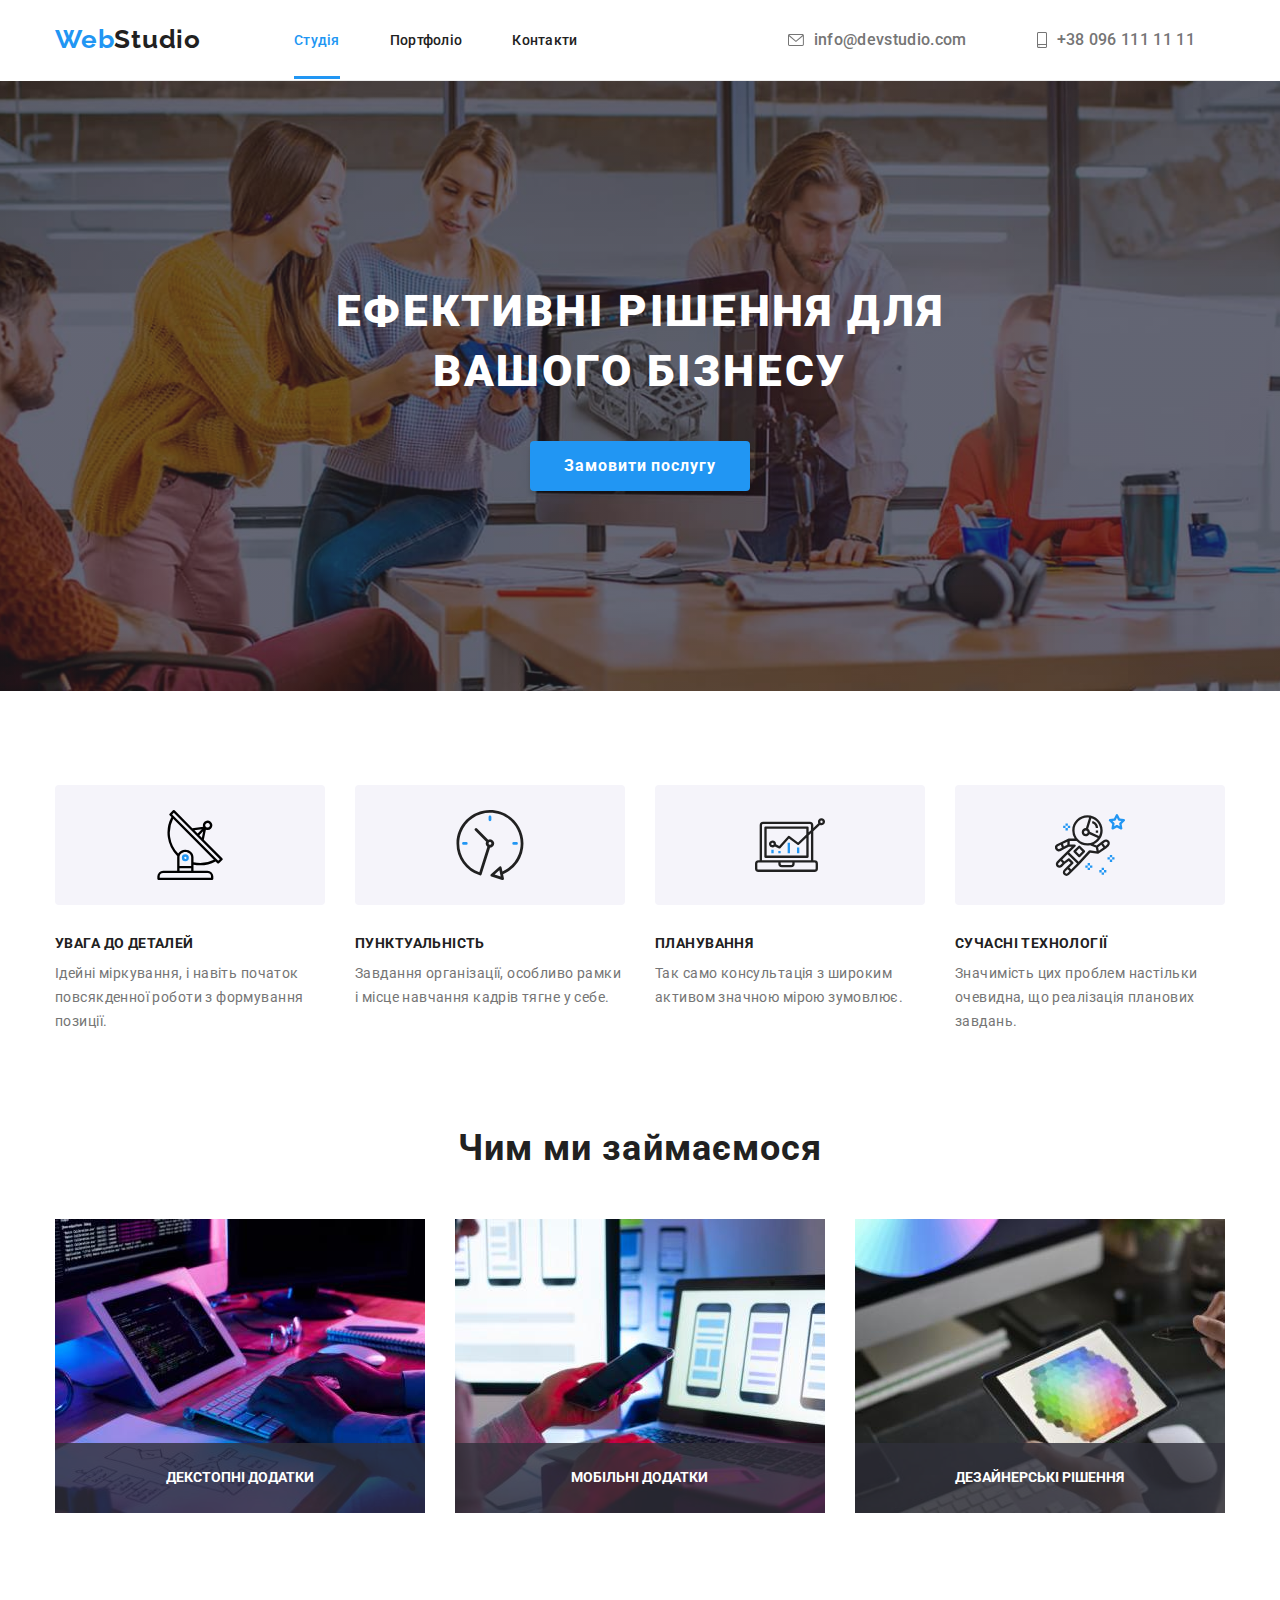
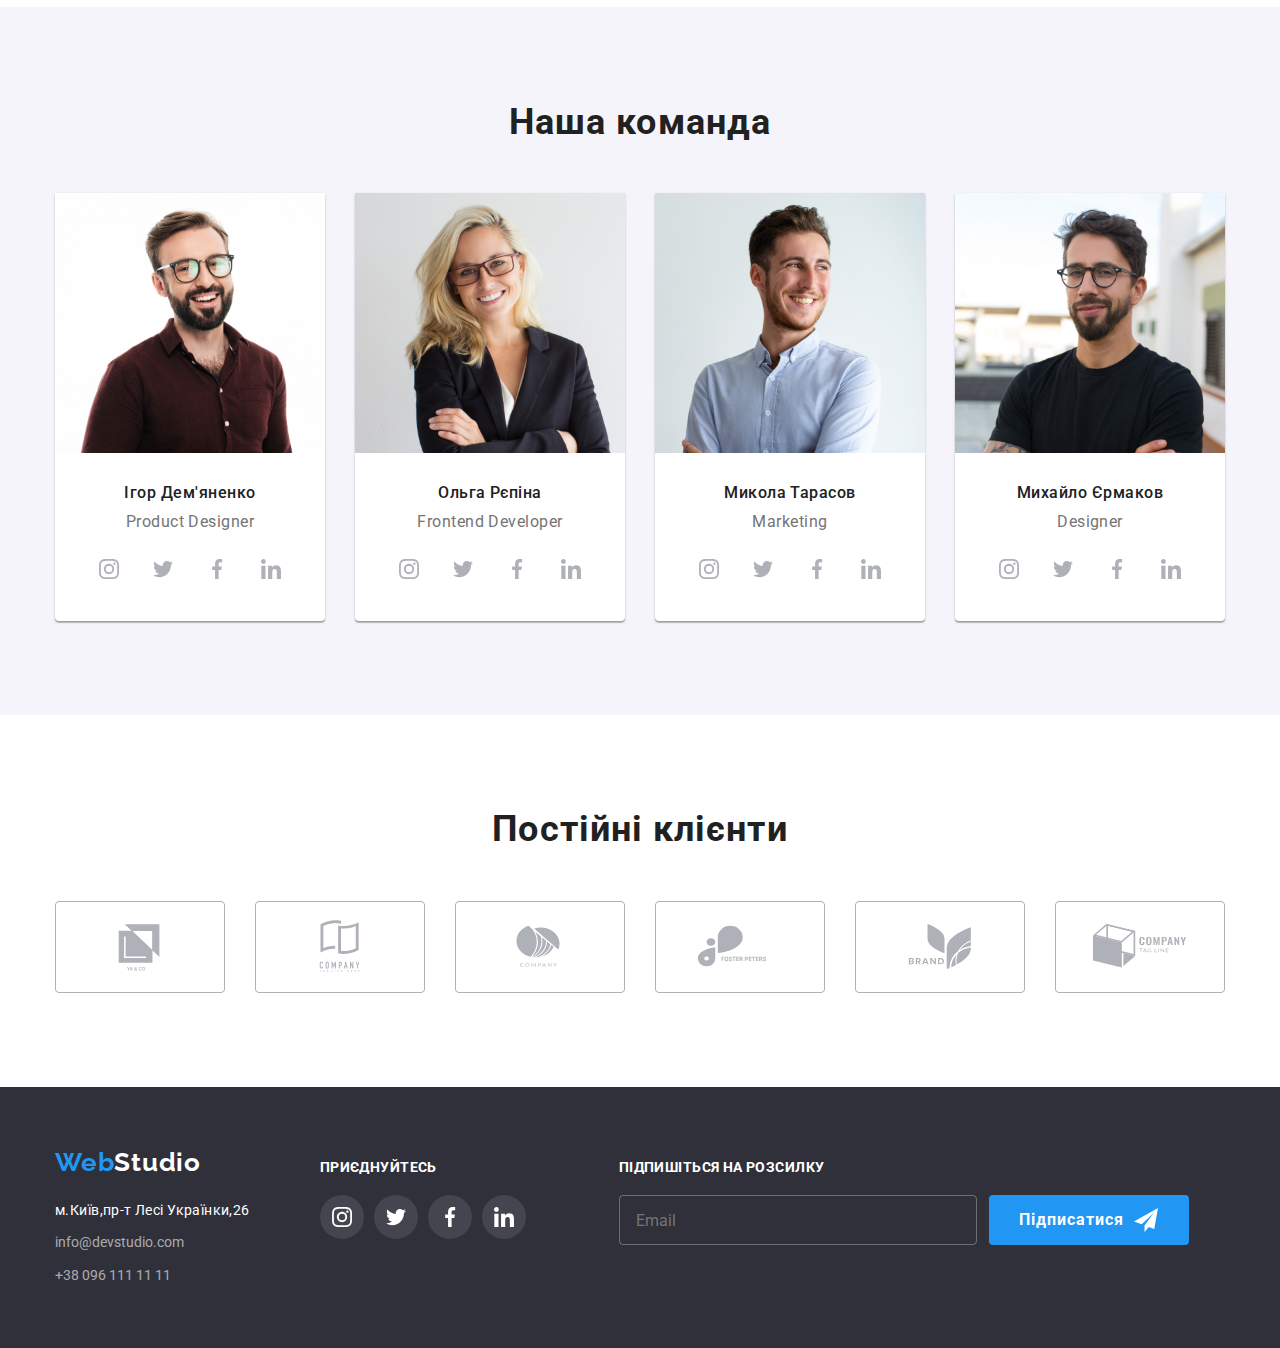
<file: index.html>
<!DOCTYPE html>
<html lang="uk">
  <head>
    <meta charset="UTF-8" />
    <meta http-equiv="X-UA-Compatible" content="IE=edge" />
    <meta name="viewport" content="width=device-width, initial-scale=1.0" />
    <title>Веб-студія</title>
    <link
      href="https://fonts.googleapis.com/css2?family=Montserrat:wght@400;700&family=Raleway:wght@700&family=Roboto:wght@400;500;700;900&display=swap"
      rel="stylesheet"
    />
    <link
      rel="stylesheet"
      href="https://cdnjs.cloudflare.com/ajax/libs/modern-normalize/0.6.0/modern-normalize.min.css"
    />
    <link rel="stylesheet" href="./css/main.min.css" />
  </head>
  <body>
    <header class="header">
      <div class="container">
        <nav class="nav">
          <a href="./index.html" class="logo">
            <span class="logo__web">Web</span
            ><span class="logo__studio">Studio</span>
          </a>
          <ul class="nav__list">
            <li class="nav__item">
              <a href="./index.html" class="nav__link nav__link--current"
                >Студія</a
              >
            </li>
            <li class="nav__item">
              <a href="./portfolio.html" class="nav__link">Портфоліо</a>
            </li>
            <li class="nav__item">
              <a href="" class="nav__link">Контакти</a>
            </li>
          </ul>
        </nav>

        <ul class="contacts">
          <li class="contacts__item">
            <a class="contacts__mail" href="mailto:info@devstudio.com">
              <svg class="contacts__icon" width="16" height="12">
                <use href="./images/symbol-defs.svg#icon-envelope"></use>
              </svg>
              info@devstudio.com</a
            >
          </li>
          <li class="contacts__item">
            <a class="contacts__tel" href="tel:+380961111111">
              <svg class="contacts__icon" width="10" height="16">
                <use href="./images/symbol-defs.svg#icon-smartphone"></use>
              </svg>
              +38 096 111 11 11</a
            >
          </li>
        </ul>
      </div>
    </header>

    <main>
      <!-- /*section-hero*/ -->

      <section class="hero">
        <div class="container">
          <h1 class="hero__title">Ефективні рішення для вашого бізнесу</h1>
          <div class="center">
            <button type="button" class="hero__btn" data-modal-open>
              Замовити послугу
            </button>
          </div>
        </div>
      </section>

      <!-- /*section-qualities*/ -->

      <section class="section">
        <div class="container">
          <ul class="qualities">
            <li>
              <div class="qualities__svg">
                <svg width="70" height="70">
                  <use href="./images/symbol-defs.svg#icon-antenna"></use>
                </svg>
              </div>
              <h3 class="qualities__title">УВАГА ДО ДЕТАЛЕЙ</h3>
              <p class="qualities__text">
                Ідейні міркування, і навіть початок повсякденної роботи з
                формування позиції.
              </p>
            </li>

            <li>
              <div class="qualities__svg">
                <svg width="70" height="70">
                  <use href="./images/symbol-defs.svg#icon-clock"></use>
                </svg>
              </div>
              <h3 class="qualities__title">ПУНКТУАЛЬНІСТЬ</h3>
              <p class="qualities__text">
                Завдання організації, особливо рамки і місце навчання кадрів
                тягне у себе.
              </p>
            </li>

            <li>
              <div class="qualities__svg">
                <svg width="70" height="70">
                  <use href="./images/symbol-defs.svg#icon-diagram"></use>
                </svg>
              </div>

              <h3 class="qualities__title">ПЛАНУВАННЯ</h3>
              <p class="qualities__text">
                Так само консультація з широким активом значною мірою зумовлює.
              </p>
            </li>

            <li>
              <div class="qualities__svg">
                <svg width="70" height="70">
                  <use href="./images/symbol-defs.svg#icon-astronaut"></use>
                </svg>
              </div>
              <h3 class="qualities__title">СУЧАСНІ ТЕХНОЛОГІЇ</h3>
              <p class="qualities__text">
                Значимість цих проблем настільки очевидна, що реалізація
                планових завдань.
              </p>
            </li>
          </ul>
        </div>
      </section>

      <!-- /*section-work*/ -->

      <section class="work">
        <div class="container">
          <h2 class="work__title">Чим ми займаємося</h2>
          <ul class="work__list">
            <li class="work__item">
              <img src="./images/box1.jpg" alt="картинка" width="370" />
              <h3 class="work__caption">декстопні додатки</h3>
            </li>
            <li class="work__item">
              <img src="./images/box2.jpg" alt="картинка" width="370" />
              <h3 class="work__caption">мобільні додатки</h3>
            </li>
            <li class="work__item">
              <img src="./images/box3.jpg" alt="картинка" width="370" />
              <h3 class="work__caption">дезайнерські рішення</h3>
            </li>
          </ul>
        </div>
      </section>

      <!-- /*section-team*/ -->

      <section class="section team card">
        <div class="container">
          <h2 class="team__title">Наша команда</h2>
          <ul class="team__list list">
            <li class="team__item">
              <img
                class="img__contact"
                src="./images/img(1).jpg"
                alt="зображення співробітника"
                width="270"
              />
              <h3 class="card__title">Ігор Дем'яненко</h3>
              <p class="card__text">Product Designer</p>
              <ul class="socials">
                <li>
                  <a href="#" class="socials__link">
                    <svg class="socials__icon" width="20" height="20">
                      <use href="./images/symbol-defs.svg#icon-instagram"></use>
                    </svg>
                  </a>
                </li>
                <li>
                  <a href="#" class="socials__link">
                    <svg class="socials__icon" width="20" height="20">
                      <use href="./images/symbol-defs.svg#icon-twitter"></use>
                    </svg>
                  </a>
                </li>
                <li>
                  <a href="#" class="socials__link">
                    <svg class="socials__icon" width="20" height="20">
                      <use href="./images/symbol-defs.svg#icon-facebook"></use>
                    </svg>
                  </a>
                </li>
                <li>
                  <a href="#" class="socials__link">
                    <svg class="socials__icon" width="20" height="20">
                      <use href="./images/symbol-defs.svg#icon-linkedin"></use>
                    </svg>
                  </a>
                </li>
              </ul>
            </li>
            <li class="team__item">
              <img
                class="img__contact"
                src="./images/img(2).jpg"
                alt="зображення співробітника"
                width="270"
              />
              <h3 class="card__title">Ольга Рєпіна</h3>
              <p class="card__text">Frontend Developer</p>
              <ul class="socials">
                <li>
                  <a href="#" class="socials__link">
                    <svg class="socials__icon" width="20" height="20">
                      <use href="./images/symbol-defs.svg#icon-instagram"></use>
                    </svg>
                  </a>
                </li>
                <li>
                  <a href="#" class="socials__link">
                    <svg class="socials__icon" width="20" height="20">
                      <use href="./images/symbol-defs.svg#icon-twitter"></use>
                    </svg>
                  </a>
                </li>
                <li>
                  <a href="#" class="socials__link">
                    <svg class="socials__icon" width="20" height="20">
                      <use href="./images/symbol-defs.svg#icon-facebook"></use>
                    </svg>
                  </a>
                </li>
                <li>
                  <a href="#" class="socials__link">
                    <svg class="socials__icon" width="20" height="20">
                      <use href="./images/symbol-defs.svg#icon-linkedin"></use>
                    </svg>
                  </a>
                </li>
              </ul>
            </li>
            <li class="team__item">
              <img
                class="img__contact"
                src="./images/img(3).jpg"
                alt="зображення співробітника"
                width="270"
              />
              <h3 class="card__title">Микола Тарасов</h3>
              <p class="card__text">Marketing</p>
              <ul class="socials">
                <li>
                  <a href="#" class="socials__link">
                    <svg class="socials__icon" width="20" height="20">
                      <use href="./images/symbol-defs.svg#icon-instagram"></use>
                    </svg>
                  </a>
                </li>
                <li>
                  <a href="#" class="socials__link">
                    <svg class="socials__icon" width="20" height="20">
                      <use href="./images/symbol-defs.svg#icon-twitter"></use>
                    </svg>
                  </a>
                </li>
                <li>
                  <a href="#" class="socials__link">
                    <svg class="socials__icon" width="20" height="20">
                      <use href="./images/symbol-defs.svg#icon-facebook"></use>
                    </svg>
                  </a>
                </li>
                <li>
                  <a href="#" class="socials__link">
                    <svg class="socials__icon" width="20" height="20">
                      <use href="./images/symbol-defs.svg#icon-linkedin"></use>
                    </svg>
                  </a>
                </li>
              </ul>
            </li>
            <li class="team__item">
              <img
                class="img__contact"
                src="./images/img(4).jpg"
                alt="зображення співробітника"
                width="270"
              />
              <h3 class="card__title">Михайло Єрмаков</h3>
              <p class="card__text">Designer</p>
              <ul class="socials">
                <li>
                  <a href="#" class="socials__link">
                    <svg class="socials__icon" width="20" height="20">
                      <use href="./images/symbol-defs.svg#icon-instagram"></use>
                    </svg>
                  </a>
                </li>
                <li>
                  <a href="#" class="socials__link">
                    <svg class="socials__icon" width="20" height="20">
                      <use href="./images/symbol-defs.svg#icon-twitter"></use>
                    </svg>
                  </a>
                </li>
                <li>
                  <a href="#" class="socials__link">
                    <svg class="socials__icon" width="20" height="20">
                      <use href="./images/symbol-defs.svg#icon-facebook"></use>
                    </svg>
                  </a>
                </li>
                <li>
                  <a href="#" class="socials__link">
                    <svg class="socials__icon" width="20" height="20">
                      <use href="./images/symbol-defs.svg#icon-linkedin"></use>
                    </svg>
                  </a>
                </li>
              </ul>
            </li>
          </ul>
        </div>
      </section>

      <!-- /*section-client*/ -->

      <section class="client">
        <div class="container">
          <h2 class="client__title">Постійні клієнти</h2>
          <ul class="client__list list">
            <li>
              <a href="#" class="client__link" width="170" height="92">
                <svg width="106" height="60">
                  <use href="./images/symbol-defs.svg#icon-Logo"></use>
                </svg>
              </a>
            </li>
            <li>
              <a href="#" class="client__link" width="170" height="92">
                <svg width="106" height="60">
                  <use href="./images/symbol-defs.svg#icon-Logo-1"></use>
                </svg>
              </a>
            </li>
            <li>
              <a href="#" class="client__link" width="170" height="92">
                <svg width="106" height="60">
                  <use href="./images/symbol-defs.svg#icon-Logo-2"></use>
                </svg>
              </a>
            </li>
            <li>
              <a href="#" class="client__link" width="170" height="92">
                <svg width="106" height="60">
                  <use href="./images/symbol-defs.svg#icon-Logo-3"></use>
                </svg>
              </a>
            </li>
            <li>
              <a href="#" class="client__link" width="170" height="92">
                <svg width="106" height="60">
                  <use href="./images/symbol-defs.svg#icon-Logo-4"></use>
                </svg>
              </a>
            </li>
            <li>
              <a href="#" class="client__link" width="170" height="92">
                <svg width="106" height="60">
                  <use href="./images/symbol-defs.svg#icon-Logo-5"></use>
                </svg>
              </a>
            </li>
          </ul>
        </div>
      </section>
    </main>
    <footer class="footer">
      <div class="container">
        <div>
          <a href="./index.html" class="footer__logo">
            <span class="footer__web">Web</span
            ><span class="footer__studio">Studio</span>
          </a>
          <address class="footer__contacts">
            <ul class="footer__list">
              <li class="footer-contacts__item">
                <a
                  class="footer__address"
                  href="https://goo.gl/maps/NiQYcTYFRRt27G937"
                  >м.Київ,пр-т Лесі Українки,26</a
                >
              </li>

              <li class="footer-contacts__item">
                <a
                  class="footer-contacts__mail"
                  href="mailto:info@devstudio.com"
                  >info@devstudio.com</a
                >
              </li>
              <li class="footer-contacts__item">
                <a class="footer-contacts__tel" href="tel:+380961111111"
                  >+38 096 111 11 11</a
                >
              </li>
            </ul>
          </address>
        </div>

        <div class="footer-socials">
          <h3 class="footer-socials__title">приєднуйтесь</h3>
          <ul class="footer-socials__list list">
            <li>
              <a href="#" class="footer-socials__link">
                <svg class="footer-socials__icon" width="20" height="20">
                  <use href="./images/symbol-defs.svg#icon-instagram"></use>
                </svg>
              </a>
            </li>
            <li>
              <a href="#" class="footer-socials__link">
                <svg class="footer-socials__icon" width="20" height="20">
                  <use href="./images/symbol-defs.svg#icon-twitter"></use>
                </svg>
              </a>
            </li>
            <li>
              <a href="#" class="footer-socials__link">
                <svg class="footer-socials__icon" width="20" height="20">
                  <use href="./images/symbol-defs.svg#icon-facebook"></use>
                </svg>
              </a>
            </li>
            <li>
              <a href="#" class="footer-socials__link">
                <svg class="footer-socials__icon" width="20" height="20">
                  <use href="./images/symbol-defs.svg#icon-linkedin"></use>
                </svg>
              </a>
            </li>
          </ul>
        </div>
        <div class="footer-form">
          <h3 class="footer-form__title">Підпишіться на розсилку</h3>
          <form>
            <input
              class="footer-form__email"
              type="email"
              placeholder="Email"
            />
            <button class="footer-form__btn" type="submit">
              Підписатися
              <svg class="icon-send" width="24" height="24">
                <use href="./images/symbol-defs.svg#icon-icon-send"></use>
              </svg>
            </button>
          </form>
        </div>
      </div>
    </footer>

    <div class="backdrop is-hidden" data-modal>
      <div class="modal">
        <button tupe="button" class="modal__btn-close" data-modal-close>
          <svg class="modal__close-svg" width="11" height="11">
            <use href="./images/symbol-defs.svg#icon-Vector"></use>
          </svg>
        </button>
        <h3 class="modal__title">Залиште свої дані, ми вам передзвонимо</h3>
        <form name="contact-form" autocapitalize="on" novalidate>
          <div class="modal__container">
            <label class="modal__label" for="user-name">Ім'я</label>
            <input
              class="modal__input"
              id="user-name"
              type="text"
              name="user-name"
            />
            <svg class="modal__icon" width="18" height="18">
              <use href="./images/symbol-defs.svg#icon-person-black"></use>
            </svg>
          </div>

          <div class="modal__container">
            <label class="modal__label" for="user-tel">Телефон</label>
            <input
              class="modal__input"
              id="user-tel"
              type="text"
              name="user-tel"
            />
            <svg class="modal__icon" width="18" height="18">
              <use href="./images/symbol-defs.svg#icon-phone-black"></use>
            </svg>
          </div>

          <div class="modal__container">
            <label class="modal__label" for="user-email">Пошта</label>
            <input
              class="modal__input"
              id="user-email"
              type="text"
              name="user-email"
            />
            <svg class="modal__icon" width="18" height="18">
              <use href="./images/symbol-defs.svg#icon-email-black"></use>
            </svg>
          </div>
          <label class="modal__label" for="user-comment">Коментар</label>
          <textarea
            class="modal__textarea"
            id="user-comment"
            name="user-comment"
            placeholder="Введіть текст"
          ></textarea>
          <div class="modal__checkbox checkbox">
            <input
              class="checkbox__input"
              id="terms-checkbox"
              type="checkbox"
              name="terms-checkbox"
            />
            <svg class="checkbox__icon" width="16" height="15">
              <use href="./images/symbol-defs.svg#icon-check"></use>
            </svg>

            <label class="checkbox__lable" for="terms-checkbox"
              >Погоджуюся з розсилкою та приймаю
              <span class="contract">Умови договору</span>
            </label>
          </div>

          <button type="submit" class="modal__btn">Відправити</button>
        </form>
      </div>
    </div>
    <script src="./js/modal.js"></script>
  </body>
</html>
</file>
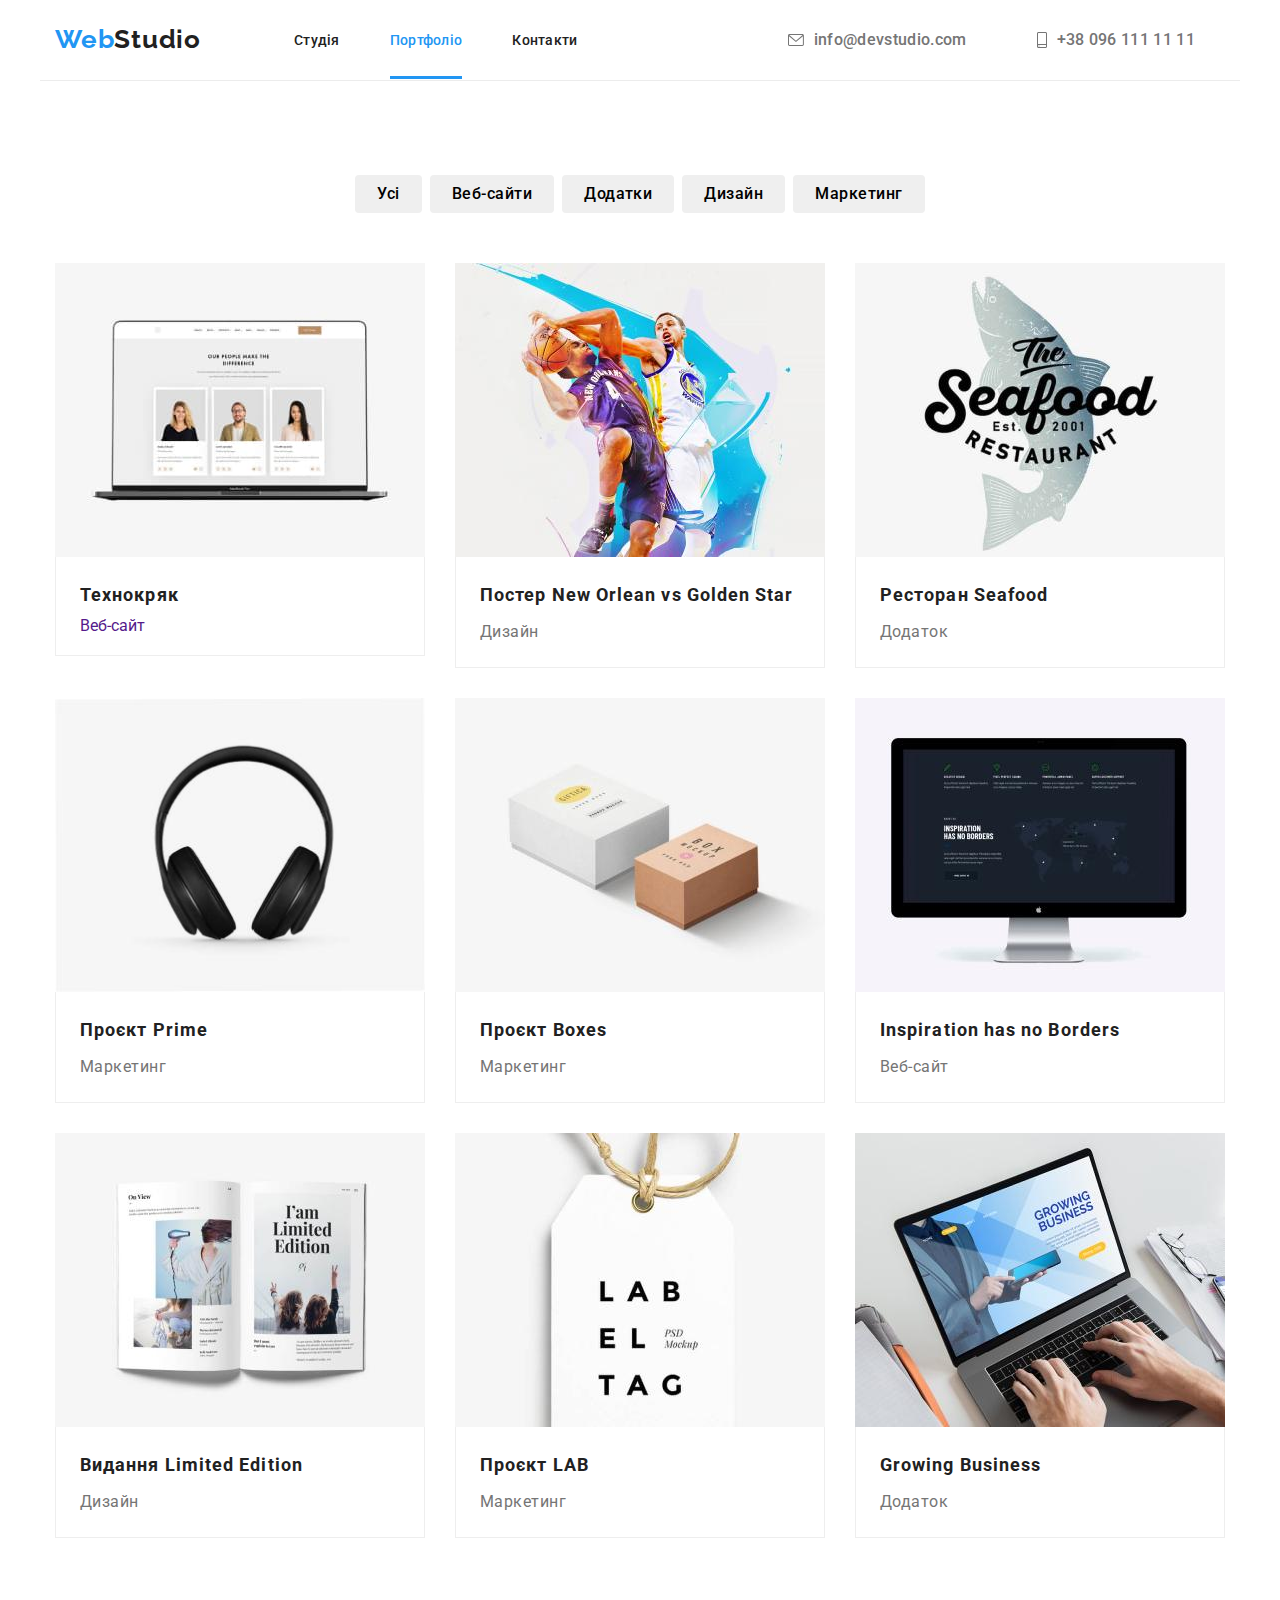
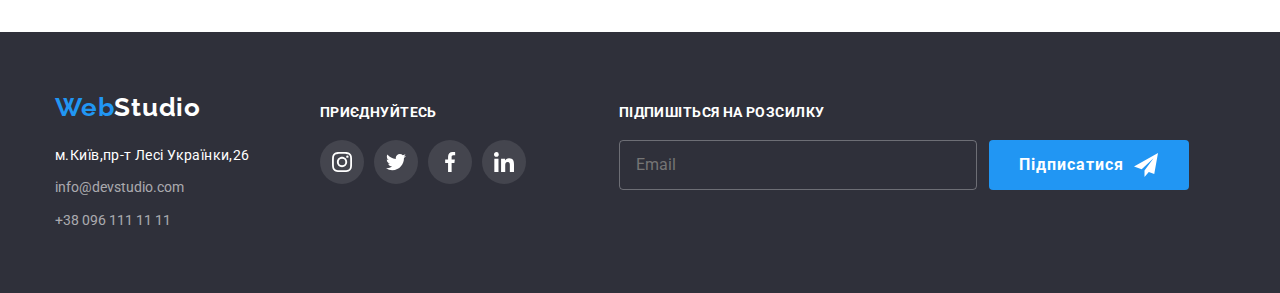
<file: portfolio.html>
<!DOCTYPE html>
<html lang="uk">
  <head>
    <meta charset="UTF-8" />
    <meta http-equiv="X-UA-Compatible" content="IE=edge" />
    <meta name="viewport" content="width=device-width, initial-scale=1.0" />
    <title>Портфоліо</title>
    <link
      href="https://fonts.googleapis.com/css2?family=Montserrat:wght@400;700&family=Raleway:wght@700&family=Roboto:wght@400;500;700;900&display=swap"
      rel="stylesheet"
    />
    <link
      rel="stylesheet"
      href="https://cdnjs.cloudflare.com/ajax/libs/modern-normalize/0.6.0/modern-normalize.min.css"
    />
    <link rel="stylesheet" href="./css/main.min.css" />
  </head>
  <body>
    <header class="header">
      <div class="container">
        <nav class="header__nav nav">
          <a href="./index.html" class="logo">
            <span class="logo__web">Web</span
            ><span class="logo__studio">Studio</span>
          </a>
          <ul class="nav__list">
            <li class="nav__item">
              <a href="./index.html" class="nav__link">Студія</a>
            </li>
            <li class="nav__item">
              <a href="./portfolio.html" class="nav__link nav__link--current"
                >Портфоліо</a
              >
            </li>
            <li class="nav__item">
              <a href="" class="nav__link">Контакти</a>
            </li>
          </ul>
        </nav>
        <ul class="contacts">
          <li class="contacts__item">
            <a class="contacts__mail" href="mailto:info@devstudio.com">
              <svg class="contacts__icon" width="16" height="12">
                <use href="./images/symbol-defs.svg#icon-envelope"></use>
              </svg>
              info@devstudio.com</a
            >
          </li>
          <li class="contacts__item">
            <a class="contacts__tel" href="tel:+380961111111">
              <svg class="contacts__icon" width="10" height="16">
                <use href="./images/symbol-defs.svg#icon-smartphone"></use>
              </svg>
              +38 096 111 11 11</a
            >
          </li>
        </ul>
      </div>
    </header>
    <main>
      <section class="section portfolio">
        <div class="container">
          <ul class="portfolio__list">
            <li class="portfolio__item">
              <button type="button" class="portfolio__button">Усі</button>
            </li>
            <li class="portfolio__item">
              <button type="button" class="portfolio__button">Веб-сайти</button>
            </li>
            <li class="portfolio__item">
              <button type="button" class="portfolio__button">Додатки</button>
            </li>
            <li class="portfolio__item">
              <button type="button" class="portfolio__button">Дизайн</button>
            </li>
            <li>
              <button type="button" class="portfolio__button">Маркетинг</button>
            </li>
          </ul>
          <ul class="projects projects-section list">
            <li class="projects__item">
              <a href class="projects__link">
                <div class="overlay">
                  <img src="./images/img(11).jpg" alt="картинка" width="370" />
                  <p class="overlay__text">
                    Ресурс пропонує комплексні пропозиції з різним рівнем
                    функціоналу та сервісів. Все це дозволить відвідувач
                    отримати вичерпні відомості про компанію чи приватну особу.
                  </p>
                </div>
                <div class="projects__container">
                  <h2 class="projects__title">Технокряк</h2>
                  <p class="portfolio-description">Веб-сайт</p>
                </div>
              </a>
            </li>
            <li class="projects__item">
              <a href class="projects__link">
                <div class="overlay">
                  <img src="./images/img(12).jpg" alt="картинка" width="370" />
                  <p class="overlay__text">
                    Ресурс пропонує комплексні пропозиції з різним рівнем
                    функціоналу та сервісів. Все це дозволить відвідувач
                    отримати вичерпні відомості про компанію чи приватну особу.
                  </p>
                </div>
                <div class="projects__container">
                  <h2 class="projects__title">
                    Постер New Orlean vs Golden Star
                  </h2>
                  <p class="projects__text">Дизайн</p>
                </div>
              </a>
            </li>
            <li class="projects__item">
              <a href class="projects__link">
                <div class="overlay">
                  <img src="./images/img(13).jpg" alt="картинка" width="370" />
                  <p class="overlay__text">
                    Ресурс пропонує комплексні пропозиції з різним рівнем
                    функціоналу та сервісів. Все це дозволить відвідувач
                    отримати вичерпні відомості про компанію чи приватну особу.
                  </p>
                </div>
                <div class="projects__container">
                  <h2 class="projects__title">Ресторан Seafood</h2>
                  <p class="projects__text">Додаток</p>
                </div>
              </a>
            </li>
            <li class="projects__item">
              <a href class="projects__link">
                <div class="overlay">
                  <img src="./images/img(14).jpg" alt="картинка" width="370" />
                  <p class="overlay__text">
                    Ресурс пропонує комплексні пропозиції з різним рівнем
                    функціоналу та сервісів. Все це дозволить відвідувач
                    отримати вичерпні відомості про компанію чи приватну особу.
                  </p>
                </div>
                <div class="projects__container">
                  <h2 class="projects__title">Проєкт Prime</h2>
                  <p class="projects__text">Маркетинг</p>
                </div>
              </a>
            </li>
            <li class="projects__item">
              <a href class="projects__link">
                <div class="overlay">
                  <img src="./images/img(15).jpg" alt="картинка" width="370" />
                  <p class="overlay__text">
                    Ресурс пропонує комплексні пропозиції з різним рівнем
                    функціоналу та сервісів. Все це дозволить відвідувач
                    отримати вичерпні відомості про компанію чи приватну особу.
                  </p>
                </div>
                <div class="projects__container">
                  <h2 class="projects__title">Проєкт Boxes</h2>
                  <p class="projects__text">Маркетинг</p>
                </div>
              </a>
            </li>
            <li class="projects__item">
              <a href class="projects__link">
                <div class="overlay">
                  <img src="./images/img(16).jpg" alt="картинка" width="370" />
                  <p class="overlay__text">
                    Ресурс пропонує комплексні пропозиції з різним рівнем
                    функціоналу та сервісів. Все це дозволить відвідувач
                    отримати вичерпні відомості про компанію чи приватну особу.
                  </p>
                </div>
                <div class="projects__container">
                  <h2 class="projects__title">Inspiration has no Borders</h2>
                  <p class="projects__text">Веб-сайт</p>
                </div>
              </a>
            </li>
            <li class="projects__item">
              <a href class="projects__link">
                <div class="overlay">
                  <img src="./images/img(17).jpg" alt="картинка" width="370" />
                  <p class="overlay__text">
                    Ресурс пропонує комплексні пропозиції з різним рівнем
                    функціоналу та сервісів. Все це дозволить відвідувач
                    отримати вичерпні відомості про компанію чи приватну особу.
                  </p>
                </div>
                <div class="projects__container">
                  <h2 class="projects__title">Видання Limited Edition</h2>
                  <p class="projects__text">Дизайн</p>
                </div>
              </a>
            </li>
            <li class="projects__item">
              <a href class="projects__link">
                <div class="overlay">
                  <img src="./images/img(18).jpg" alt="картинка" width="370" />
                  <p class="overlay__text">
                    Ресурс пропонує комплексні пропозиції з різним рівнем
                    функціоналу та сервісів. Все це дозволить відвідувач
                    отримати вичерпні відомості про компанію чи приватну особу.
                  </p>
                </div>
                <div class="projects__container">
                  <h2 class="projects__title">Проєкт LAB</h2>
                  <p class="projects__text">Маркетинг</p>
                </div>
              </a>
            </li>
            <li class="projects__item">
              <a href class="projects__link">
                <div class="overlay">
                  <img src="./images/img(19).jpg" alt="картинка" width="370" />
                  <p class="overlay__text">
                    Ресурс пропонує комплексні пропозиції з різним рівнем
                    функціоналу та сервісів. Все це дозволить відвідувач
                    отримати вичерпні відомості про компанію чи приватну особу.
                  </p>
                </div>
                <div class="projects__container">
                  <h2 class="projects__title">Growing Business</h2>
                  <p class="projects__text">Додаток</p>
                </div>
              </a>
            </li>
          </ul>
        </div>
      </section>
    </main>
    <footer class="footer">
      <div class="container">
        <div>
          <a href="./index.html" class="footer__logo">
            <span class="footer__web">Web</span
            ><span class="footer__studio">Studio</span>
          </a>
          <address class="footer__contacts">
            <ul class="footer__list">
              <li class="footer-contacts__item">
                <a
                  class="footer__address"
                  href="https://goo.gl/maps/NiQYcTYFRRt27G937"
                  >м.Київ,пр-т Лесі Українки,26</a
                >
              </li>
              <li class="footer-contacts__item">
                <a
                  class="footer-contacts__mail"
                  href="mailto:info@devstudio.com"
                  >info@devstudio.com</a
                >
              </li>
              <li class="footer-contacts__item">
                <a class="footer-contacts__tel" href="tel:+380961111111"
                  >+38 096 111 11 11</a
                >
              </li>
            </ul>
          </address>
        </div>

        <div class="footer-socials">
          <h3 class="footer-socials__title">приєднуйтесь</h3>
          <ul class="footer-socials__list list">
            <li>
              <a href="#" class="footer-socials__link">
                <svg class="footer-socials__icon" width="20" height="20">
                  <use href="./images/symbol-defs.svg#icon-instagram"></use>
                </svg>
              </a>
            </li>
            <li>
              <a href="#" class="footer-socials__link">
                <svg class="footer-socials__icon" width="20" height="20">
                  <use href="./images/symbol-defs.svg#icon-twitter"></use>
                </svg>
              </a>
            </li>
            <li>
              <a href="#" class="footer-socials__link">
                <svg class="footer-socials__icon" width="20" height="20">
                  <use href="./images/symbol-defs.svg#icon-facebook"></use>
                </svg>
              </a>
            </li>
            <li>
              <a href="#" class="footer-socials__link">
                <svg class="footer-socials__icon" width="20" height="20">
                  <use href="./images/symbol-defs.svg#icon-linkedin"></use>
                </svg>
              </a>
            </li>
          </ul>
        </div>
        <div class="footer-form">
          <h3 class="footer-form__title">Підпишіться на розсилку</h3>
          <form>
            <input
              class="footer-form__email"
              type="email"
              placeholder="Email"
            />
            <button class="footer-form__btn" type="submit">
              Підписатися
              <svg class="icon-send" width="24" height="24">
                <use href="./images/symbol-defs.svg#icon-icon-send"></use>
              </svg>
            </button>
          </form>
        </div>
      </div>
    </footer>
    <script src="./js/modal.js"></script>
  </body>
</html>
</file>
<file: css/main.min.css>
ul{list-style:none;padding:0;margin:0}body{font-family:Roboto,sans-serif;color:#212121}h1,h2,h3,h4,h5,h6,p{margin:0}.list{list-style:none;padding-left:0;margin:0}.link{text-decoration:none;color:inherit}img{display:block;max-width:100%;height:auto}.container{width:1200px;margin-left:auto;margin-right:auto;padding-left:15px;padding-right:15px}.logo{font-family:"Raleway",sans-serif;font-style:normal;font-weight:bold;font-size:26px;line-height:31px;text-decoration:none;letter-spacing:.03em;margin-right:93px;padding-top:24px;padding-bottom:25px;color:#2196f3;color:#212121}.logo__web{color:#2196f3}.logo__studio{color:#212121}.header>.container{display:-webkit-box;display:-ms-flexbox;display:flex;-webkit-box-align:center;-ms-flex-align:center;align-items:center;border-bottom:1px solid #ececec}.nav{display:-webkit-box;display:-ms-flexbox;display:flex}.nav__list{display:-webkit-box;display:-ms-flexbox;display:flex;-webkit-box-align:center;-ms-flex-align:center;align-items:center;gap:50px}.nav__item{display:-webkit-box;display:-ms-flexbox;display:flex;position:relative}.nav__link{font-weight:500;font-size:14px;line-height:16px;letter-spacing:.02em;text-decoration:none;color:#212121;-webkit-transition:color 250ms cubic-bezier(0.4, 0, 0.2, 1);transition:color 250ms cubic-bezier(0.4, 0, 0.2, 1)}.nav__link:hover,.nav__link:focus{color:#2196f3}.nav__link--current{color:#2196f3;position:relative}.nav__link--current::after{display:block;position:absolute;content:" ";background-color:#2196f3;width:100%;height:3px;margin-top:28px}.contacts{list-style:none;display:-webkit-box;display:-ms-flexbox;display:flex;gap:40px;margin-left:auto;-webkit-box-align:center;-ms-flex-align:center;align-items:center}.contacts__mail{text-decoration:none;-webkit-box-align:center;-ms-flex-align:center;align-items:center;display:-webkit-box;display:-ms-flexbox;display:flex;font-family:"Roboto";font-style:normal;font-weight:500;font-size:normal;line-height:16px;letter-spacing:.02em;color:#757575;-webkit-transition:color 250ms cubic-bezier(0.4, 0, 0.2, 1);transition:color 250ms cubic-bezier(0.4, 0, 0.2, 1)}.contacts__mail:hover,.contacts__mail:focus{color:#2196f3}.contacts__tel{text-decoration:none;-webkit-box-align:center;-ms-flex-align:center;align-items:center;display:-webkit-box;display:-ms-flexbox;display:flex;font-family:"Roboto";font-style:normal;font-weight:500;font-size:normal;line-height:16px;letter-spacing:.02em;color:#757575;-webkit-transition:color 250ms cubic-bezier(0.4, 0, 0.2, 1);transition:color 250ms cubic-bezier(0.4, 0, 0.2, 1)}.contacts__tel:hover,.contacts__tel:focus{color:#2196f3}.contacts__icon{fill:currentColor;margin-right:10px}.contacts__item{margin-right:30px}.hero{padding:200px 0 200px 0;max-width:1600px;margin:0 auto;background-image:-webkit-gradient(linear, left top, left bottom, from(rgba(47, 48, 58, 0.4)), to(rgba(47, 48, 58, 0.4))),url(../images/Imgшапка.jpg);background-image:linear-gradient(rgba(47, 48, 58, 0.4), rgba(47, 48, 58, 0.4)),url(../images/Imgшапка.jpg);background-repeat:no-repeat;background-position:center;background-size:cover}.hero__title{max-width:696px;margin:0 auto;margin-top:auto;margin-bottom:40px;font-weight:900;font-size:44px;line-height:60px;text-align:center;letter-spacing:.06em;text-transform:uppercase;color:#fff}.hero__btn{-webkit-box-shadow:0px 4px 4px rgba(0,0,0,.15);box-shadow:0px 4px 4px rgba(0,0,0,.15);border-radius:4px;padding:10px 34px;font-family:inherit;font-weight:700;font-size:16px;line-height:1.9;-webkit-box-align:center;-ms-flex-align:center;align-items:center;text-align:center;letter-spacing:.06em;cursor:pointer;display:block;margin:auto;color:#fff;background-color:#2196f3;border:none;-webkit-transition:background-color 250ms cubic-bezier(0.4, 0, 0.2, 1);transition:background-color 250ms cubic-bezier(0.4, 0, 0.2, 1)}.hero__btn:hover,.hero__btn:focus{background-color:#188ce8}.section{padding-top:94px;padding-bottom:94px}.qualities{display:-webkit-box;display:-ms-flexbox;display:flex;gap:30px}.qualities__svg{width:270px;height:120px;display:-webkit-box;display:-ms-flexbox;display:flex;-webkit-box-pack:center;-ms-flex-pack:center;justify-content:center;-webkit-box-align:center;-ms-flex-align:center;align-items:center;background:#f5f4fa;border-radius:4px;margin-bottom:30px}.qualities__title{margin-bottom:10px;font-weight:700;font-size:14px;line-height:16px;letter-spacing:.03em;text-transform:uppercase;color:#212121}.qualities__text{font-size:14px;line-height:24px;display:-webkit-box;display:-ms-flexbox;display:flex;letter-spacing:.03em;color:#757575}.work{padding-top:0px;padding-bottom:94px}.work__caption{position:absolute;font-size:14px;line-height:1.14;text-align:center;text-transform:uppercase;display:-webkit-box;display:-ms-flexbox;display:flex;-webkit-box-pack:center;-ms-flex-pack:center;justify-content:center;-webkit-box-align:center;-ms-flex-align:center;align-items:center;width:100%;height:70px;left:0;bottom:0;background:rgba(47,48,58,.8);color:#fff}.work__title{font-weight:700;font-size:36px;line-height:42px;text-align:center;letter-spacing:.03em;color:#212121;margin-bottom:50px}.work__list{display:-webkit-box;display:-ms-flexbox;display:flex;gap:30px}.work__item{width:calc((100% - 60px)/3);position:relative}.team{background:#f5f4fa}.team__title{font-weight:700;font-size:36px;line-height:42px;text-align:center;letter-spacing:.03em;color:#212121;margin-bottom:50px}.team__list{display:-webkit-box;display:-ms-flexbox;display:flex;gap:30px}.team__item{padding-bottom:30px;background-color:#fff;background:#fff;-webkit-box-shadow:0px 1px 3px rgba(0,0,0,.12),0px 1px 1px rgba(0,0,0,.14),0px 2px 1px rgba(0,0,0,.2);box-shadow:0px 1px 3px rgba(0,0,0,.12),0px 1px 1px rgba(0,0,0,.14),0px 2px 1px rgba(0,0,0,.2);border-radius:0px 0px 4px 4px}.card__title{font-weight:500;font-size:16px;line-height:19px;text-align:center;letter-spacing:.03em;color:#212121;margin-bottom:10px;padding-top:30px}.card__text{font-weight:400;font-size:16px;line-height:19px;text-align:center;letter-spacing:.03em;color:#757575;margin-bottom:16px}.socials{gap:10px;display:-webkit-box;display:-ms-flexbox;display:flex;-webkit-box-pack:center;-ms-flex-pack:center;justify-content:center}.socials__link{width:44px;height:44px;display:-webkit-box;display:-ms-flexbox;display:flex;border-radius:50%;-webkit-box-align:center;-ms-flex-align:center;align-items:center;-webkit-box-pack:center;-ms-flex-pack:center;justify-content:center;color:#afb1b8;-webkit-transition:background-color 250ms cubic-bezier(0.4, 0, 0.2, 1);transition:background-color 250ms cubic-bezier(0.4, 0, 0.2, 1)}.socials__link:hover,.socials__link:focus{color:#fff;background-color:#2196f3}.socials__icon{fill:currentColor}.client{padding-top:94px;padding-bottom:94px}.client__title{font-size:36px;line-height:1.16;text-align:center;letter-spacing:.03em;color:#212121;margin-bottom:50px}.client__list{display:-webkit-box;display:-ms-flexbox;display:flex;-webkit-box-align:center;-ms-flex-align:center;align-items:center;-webkit-box-pack:center;-ms-flex-pack:center;justify-content:center;gap:30px}.client__link{display:-webkit-box;display:-ms-flexbox;display:flex;-webkit-box-align:center;-ms-flex-align:center;align-items:center;fill:#afb1b8;width:170px;height:92px;border:1px solid #afb1b8;border-radius:4px;-webkit-box-pack:center;-ms-flex-pack:center;justify-content:center;-webkit-transition:border-color 250ms cubic-bezier(0.4, 0, 0.2, 1),fill 250ms cubic-bezier(0.4, 0, 0.2, 1);transition:border-color 250ms cubic-bezier(0.4, 0, 0.2, 1),fill 250ms cubic-bezier(0.4, 0, 0.2, 1)}.client__link:hover,.client__link:focus{border:1px solid #2196f3;fill:#2196f3}.footer{background:#2f303a;padding-top:60px;padding-bottom:60px}.footer .container{display:-webkit-box;display:-ms-flexbox;display:flex}.footer__logo{display:block;margin-bottom:20px;text-decoration:none;font-family:"Raleway";font-style:normal;font-weight:700;font-size:26px;line-height:31px;letter-spacing:.03em;color:#fff}.footer__web{color:#2196f3}.footer__studio{color:#fff}.footer-contacts__item:not(:last-child){margin-bottom:9px}.footer__address{font-weight:normal;font-style:normal;font-size:14px;line-height:24px;letter-spacing:.03em;color:#fff;text-decoration:none}.footer-contacts__mail,.footer-contacts__tel{color:rgba(255,255,255,.6);font-weight:400;font-size:14px;line-height:1.7;text-decoration:none;font-style:normal;-webkit-transition:250ms cubic-bezier(0.4, 0, 0.2, 1);transition:250ms cubic-bezier(0.4, 0, 0.2, 1)}.footer-contacts__mail:hover,.footer-contacts__mail:focus,.footer-contacts__tel:hover,.footer-contacts__tel:focus{color:#2196f3}.footer-socials{margin-left:70px;margin-right:93px}.footer-socials__title{font-style:normal;font-weight:700;font-size:14px;line-height:16px;letter-spacing:.03em;text-transform:uppercase;color:#fff;margin-bottom:20px;padding-top:12px}.footer-socials__list{display:-webkit-box;display:-ms-flexbox;display:flex;-webkit-box-pack:center;-ms-flex-pack:center;justify-content:center;gap:10px}.footer-socials__link{-webkit-box-align:center;-ms-flex-align:center;align-items:center;-webkit-box-pack:center;-ms-flex-pack:center;justify-content:center;display:-webkit-box;display:-ms-flexbox;display:flex;height:44px;width:44px;border-radius:50%;background-color:rgba(255,255,255,.1);color:#fff;-webkit-transition:background-color 250ms ease;transition:background-color 250ms ease}.footer-socials__link:hover,.footer-socials__link:focus{color:#fff;background-color:#2196f3}.footer-socials__icon{fill:currentColor}.footer-form{padding-top:12px}.footer-form__title{font-style:normal;font-weight:700;font-size:14px;line-height:16px;letter-spacing:.03em;text-transform:uppercase;color:#fff;margin-bottom:20px}.footer-form__title+form{display:-webkit-box;display:-ms-flexbox;display:flex}.footer-form__email{margin-right:12px;padding:15px 16px;width:358px;height:50px;font-size:16px;line-height:1.25;background-color:rgba(0,0,0,0);border:solid 1px rgba(255,255,255,.3);border-radius:4px;-webkit-transition:border 250ms #2196f3;transition:border 250ms #2196f3}.footer-form__email:hover,.footer-form__email:focus{border-color:#2196f3}.footer-form__btn{width:200px;height:50px;border-radius:4px;font-family:inherit;font-weight:700;font-size:16px;line-height:1.87;-webkit-box-align:center;-ms-flex-align:center;align-items:center;text-align:center;letter-spacing:.06em;cursor:pointer;display:-webkit-box;display:-ms-flexbox;display:flex;align-items:center;-webkit-box-pack:center;-ms-flex-pack:center;justify-content:center;gap:10px;margin:auto;color:#fff;background-color:#2196f3;border:none;-webkit-transition:background-color 250ms cubic-bezier(0.4, 0, 0.2, 1);transition:background-color 250ms cubic-bezier(0.4, 0, 0.2, 1)}.footer-form__btn:hover,.footer-form__btn:focus{background-color:#188ce8;-webkit-box-shadow:0px 4px 4px rgba(0,0,0,.15);box-shadow:0px 4px 4px rgba(0,0,0,.15);border-radius:4px}.backdrop{position:fixed;top:0;width:100%;height:100%;background-color:rgba(0,0,0,.2);-webkit-transition:opacity 300ms cubic-bezier(0.4, 0, 0.2, 1),visibility 300ms cubic-bezier(0.4, 0, 0.2, 1);transition:opacity 300ms cubic-bezier(0.4, 0, 0.2, 1),visibility 300ms cubic-bezier(0.4, 0, 0.2, 1)}.modal{width:528px;min-height:581px;max-height:90vh;background-color:#fff;-webkit-box-shadow:0px 1px 3px rgba(0,0,0,.12),0px 1px 1px rgba(0,0,0,.14),0px 2px 1px rgba(0,0,0,.2);box-shadow:0px 1px 3px rgba(0,0,0,.12),0px 1px 1px rgba(0,0,0,.14),0px 2px 1px rgba(0,0,0,.2);border-radius:4px;position:absolute;padding:40px;top:50%;left:50%;-webkit-transform:translate(-50%, -50%);transform:translate(-50%, -50%);-webkit-transition:-webkit-transform 250ms cubic-bezier(0.4, 0, 0.2, 1);transition:-webkit-transform 250ms cubic-bezier(0.4, 0, 0.2, 1);transition:transform 250ms cubic-bezier(0.4, 0, 0.2, 1);transition:transform 250ms cubic-bezier(0.4, 0, 0.2, 1), -webkit-transform 250ms cubic-bezier(0.4, 0, 0.2, 1);overflow-y:auto}.modal__title{text-align:center;margin-bottom:12px}.modal__btn-close{position:absolute;top:8px;right:8px;width:30px;height:30px;background:#fff;border:1px solid rgba(0,0,0,.1);border-radius:50%;cursor:pointer}.modal__close-svg{fill:currentColor;-webkit-transition:color 250ms cubic-bezier(0.4, 0, 0.2, 1);transition:color 250ms cubic-bezier(0.4, 0, 0.2, 1)}.modal__btn-close:hover .modal__close-svg,.modal__btn-close:focus .modal__close-svg{fill:#2196f3}.is-hidden{opacity:0;visibility:hidden;pointer-events:none}.modal__container{position:relative;margin-bottom:10px}.modal__label{font-weight:400;font-size:12px;line-height:1.16;display:block;margin-bottom:4px;color:#757575}.modal__input{outline:none;width:100%;height:40px;padding-left:42px;padding-right:12px;border:1px solid rgba(33,33,33,.2);border-radius:4px;-webkit-transition:border-color 250ms cubic-bezier(0.4, 0, 0.2, 1);transition:border-color 250ms cubic-bezier(0.4, 0, 0.2, 1)}.modal__input:hover,.modal__input:focus{border-color:#2196f3}.modal__icon{position:absolute;top:50%;left:12px;-webkit-transition:border-color 250ms cubic-bezier(0.4, 0, 0.2, 1);transition:border-color 250ms cubic-bezier(0.4, 0, 0.2, 1)}.modal__input:hover+.modal__icon,.modal__input:focus+.modal__icon{fill:#2196f3}.modal__textarea{outline:none;resize:none;width:100%;height:120px;margin-bottom:20px;padding-top:12px;padding-left:16px;padding-right:12px;border:1px solid rgba(33,33,33,.2);border-radius:4px;-webkit-transition:border-color 250ms cubic-bezier(0.4, 0, 0.2, 1);transition:border-color 250ms cubic-bezier(0.4, 0, 0.2, 1)}.modal__textarea:hover,.modal__textarea:focus{border-color:#2196f3}.modal__textarea::-webkit-input-placeholder{font-size:12px;line-height:1.16}.modal__textarea::-moz-placeholder{font-size:12px;line-height:1.16}.modal__textarea:-ms-input-placeholder{font-size:12px;line-height:1.16}.modal__textarea::-ms-input-placeholder{font-size:12px;line-height:1.16}.modal__textarea::placeholder{font-size:12px;line-height:1.16}.contract{color:#2196f3;cursor:pointer;text-decoration:underline}.checkbox{display:-webkit-box;display:-ms-flexbox;display:flex}.modal__checkbox{margin-bottom:30px;margin-left:12px;color:#757575}.checkbox__input{-webkit-appearance:none;-moz-appearance:none;appearance:none}.checkbox__lable{font-weight:400;font-size:14px;line-height:1.7;position:relative;padding-left:20px}.checkbox__icon{width:16px;height:15px;position:absolute;margin:4px 8px 0 0;fill:rgba(0,0,0,0);border:2px solid #212121;-webkit-box-shadow:0px 4px 4px rgba(0,0,0,.25);box-shadow:0px 4px 4px rgba(0,0,0,.25);border-radius:2px}.checkbox__input:checked+.checkbox__icon{fill:#fff;background-color:#2196f3;border-color:#2196f3}.modal__btn{width:200px;height:50px;border-radius:4px;font-family:inherit;font-weight:700;font-size:16px;line-height:1.87;-webkit-box-align:center;-ms-flex-align:center;align-items:center;text-align:center;letter-spacing:.06em;cursor:pointer;display:-webkit-box;display:-ms-flexbox;display:flex;align-items:center;-webkit-box-pack:center;-ms-flex-pack:center;justify-content:center;gap:10px;margin:auto;color:#fff;background-color:#2196f3;border:none;-webkit-transition:background-color 250ms cubic-bezier(0.4, 0, 0.2, 1);transition:background-color 250ms cubic-bezier(0.4, 0, 0.2, 1)}.modal__btn:hover,.modal__btn:focus{background-color:#188ce8;-webkit-box-shadow:0px 4px 4px rgba(0,0,0,.15);box-shadow:0px 4px 4px rgba(0,0,0,.15);border-radius:4px}.portfolio__list{display:-webkit-box;display:-ms-flexbox;display:flex;margin-bottom:50px;-webkit-box-pack:center;-ms-flex-pack:center;justify-content:center}.portfolio__item{margin-right:8px}.portfolio__button{font-family:inherit;font-weight:500;font-size:16px;line-height:1.6;text-decoration:none;text-align:center;letter-spacing:.03em;border-radius:4px;outline:none;border:none;cursor:pointer;padding:6px 22px;-webkit-transition:background-color 250ms cubic-bezier(0.4, 0, 0.2, 1),color 250ms cubic-bezier(0.4, 0, 0.2, 1),-webkit-box-shadow 250ms cubic-bezier(0.4, 0, 0.2, 1);transition:background-color 250ms cubic-bezier(0.4, 0, 0.2, 1),color 250ms cubic-bezier(0.4, 0, 0.2, 1),-webkit-box-shadow 250ms cubic-bezier(0.4, 0, 0.2, 1);transition:background-color 250ms cubic-bezier(0.4, 0, 0.2, 1),color 250ms cubic-bezier(0.4, 0, 0.2, 1),box-shadow 250ms cubic-bezier(0.4, 0, 0.2, 1);transition:background-color 250ms cubic-bezier(0.4, 0, 0.2, 1),color 250ms cubic-bezier(0.4, 0, 0.2, 1),box-shadow 250ms cubic-bezier(0.4, 0, 0.2, 1),-webkit-box-shadow 250ms cubic-bezier(0.4, 0, 0.2, 1)}.portfolio__button:hover,.portfolio__button:focus{background-color:#2196f3;color:#fff;-webkit-box-shadow:0px 3px 1px rgba(0,0,0,.1),0px 1px 2px rgba(0,0,0,.08),0px 2px 2px rgba(0,0,0,.12);box-shadow:0px 3px 1px rgba(0,0,0,.1),0px 1px 2px rgba(0,0,0,.08),0px 2px 2px rgba(0,0,0,.12)}.projects-section{display:-webkit-box;display:-ms-flexbox;display:flex;-ms-flex-wrap:wrap;flex-wrap:wrap;gap:30px}.projects__item{width:calc((100% - 60px)/3)}.projects__link{text-decoration:none;display:inline-block;-webkit-transition:-webkit-box-shadow .25s cubic-bezier(0.4, 0, 0.2, 1);transition:-webkit-box-shadow .25s cubic-bezier(0.4, 0, 0.2, 1);transition:box-shadow .25s cubic-bezier(0.4, 0, 0.2, 1);transition:box-shadow .25s cubic-bezier(0.4, 0, 0.2, 1), -webkit-box-shadow .25s cubic-bezier(0.4, 0, 0.2, 1)}.projects__link:hover{-webkit-box-shadow:0px 4px 4px rgba(0,0,0,.25);box-shadow:0px 4px 4px rgba(0,0,0,.25)}.overlay__text{position:absolute;width:100%;height:100%;font-size:18px;line-height:1.55;padding:63px 24px;top:0;left:0;color:#fff;background-color:#2196f3;-webkit-transform:translateY(100%);transform:translateY(100%);-webkit-transition:250ms cubic-bezier(0.4, 0, 0.2, 1);transition:250ms cubic-bezier(0.4, 0, 0.2, 1)}.projects__link:hover .overlay__text{-webkit-transform:translateY(0%);transform:translateY(0%)}.overlay{position:relative;overflow:hidden}.projects__container{padding:20px 24px;border-bottom:1px solid #eee;border-right:1px solid #eee;border-left:1px solid #eee}.projects__title{font-weight:700;font-size:18px;line-height:36px;letter-spacing:.06em;color:#212121;margin-bottom:4px}.projects__text{font-weight:400;font-size:16px;line-height:30px;letter-spacing:.03em;color:#757575}/*# sourceMappingURL=main.min.css.map */
</file>
